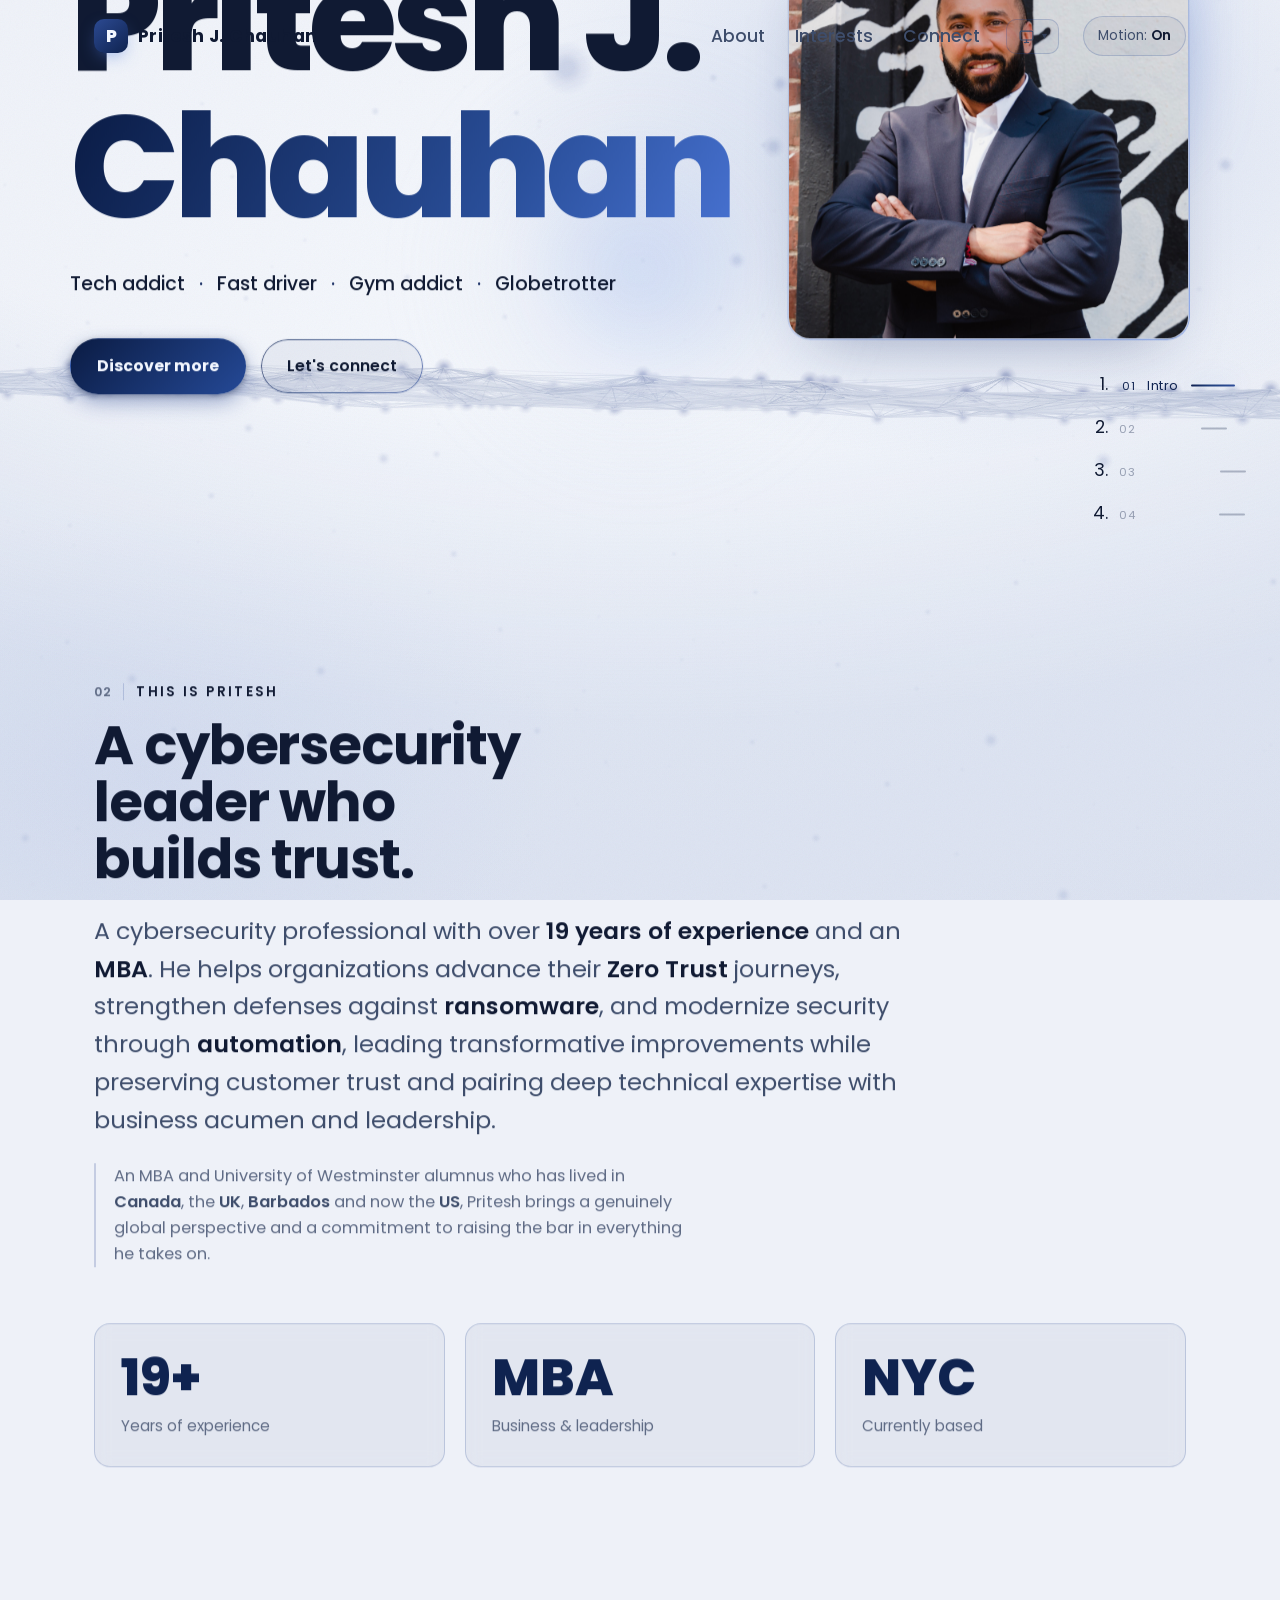
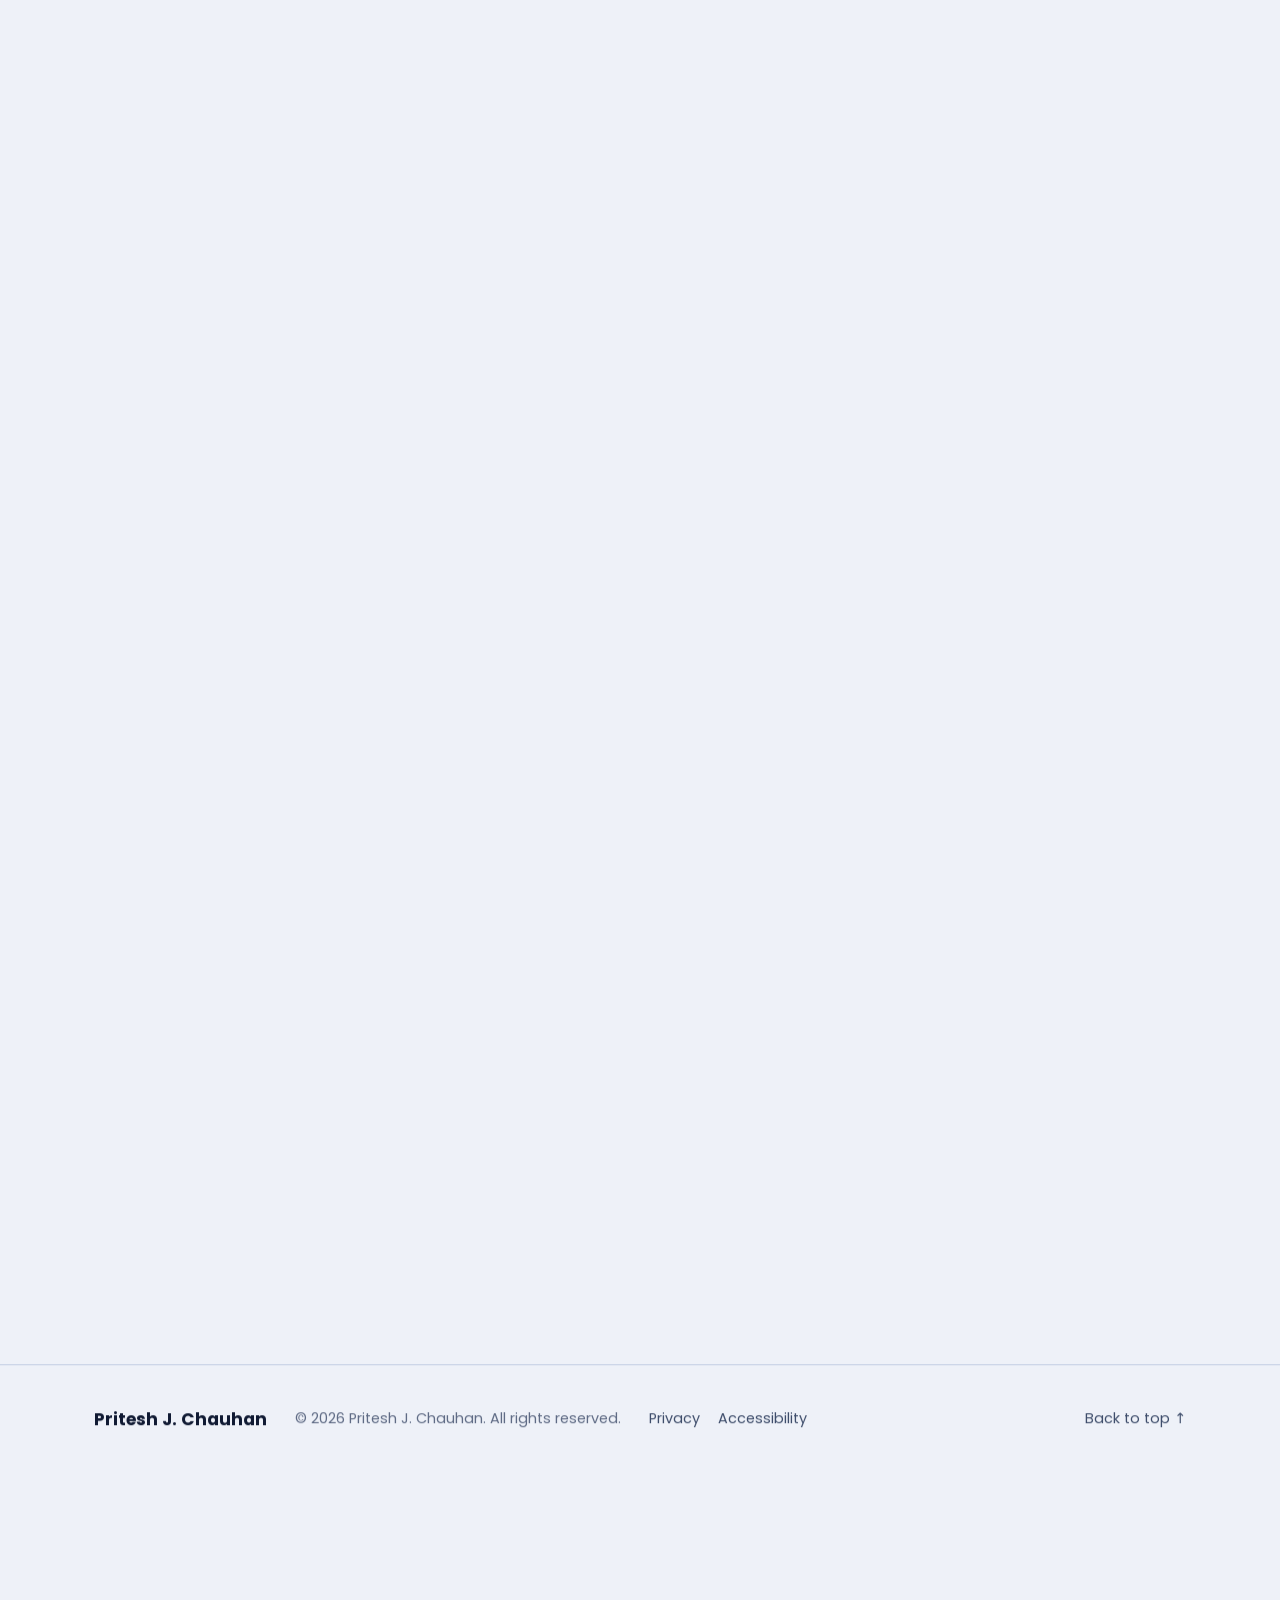
<file: index.html>
<!DOCTYPE html>
<html lang="en">
<head>
  <meta charset="UTF-8" />
  <meta name="viewport" content="width=device-width, initial-scale=1, viewport-fit=cover" />
  <meta name="color-scheme" content="dark light" />
  <meta name="theme-color" content="#0a0a12" />
  <!-- mark JS available + resolve theme before paint (no flash) -->
  <script>
    (function () {
      var d = document.documentElement;
      d.classList.add("js");
      var mode; try { mode = localStorage.getItem("prite-theme"); } catch (e) {}
      if (mode !== "light" && mode !== "dark") mode = "system";
      var sysLight = window.matchMedia && window.matchMedia("(prefers-color-scheme: light)").matches;
      d.setAttribute("data-theme-mode", mode);
      d.setAttribute("data-theme", mode === "system" ? (sysLight ? "light" : "dark") : mode);
      var ts; try { ts = localStorage.getItem("prite-textsize"); } catch (e) {}
      if (ts === "lg" || ts === "xl") d.setAttribute("data-text", ts);
    })();
  </script>

  <title>Pritesh J. Chauhan | Cybersecurity Leader</title>
  <meta name="description" content="Pritesh J. Chauhan: cybersecurity leader with 19+ years of experience and an MBA, based in New York City. Helping organizations with Zero Trust, ransomware defense and security automation. Tech addict, gym addict, globetrotter and car enthusiast." />
  <meta name="author" content="Pritesh J. Chauhan" />

  <!-- Open Graph / social -->
  <meta property="og:type" content="website" />
  <meta property="og:title" content="Pritesh J. Chauhan | Cybersecurity Leader" />
  <meta property="og:description" content="Cybersecurity professional with 19+ years of experience and an MBA, based in New York City." />
  <meta property="og:url" content="https://p.rite.sh/" />
  <meta name="twitter:card" content="summary_large_image" />

  <link rel="canonical" href="https://p.rite.sh/" />
  <link rel="icon" href="data:image/svg+xml,%3Csvg xmlns='http://www.w3.org/2000/svg' viewBox='0 0 64 64'%3E%3Crect width='64' height='64' fill='%231d3c8c'/%3E%3Ctext x='32' y='45' font-family='Arial,sans-serif' font-size='38' font-weight='bold' fill='%23e8eefb' text-anchor='middle'%3EP%3C/text%3E%3C/svg%3E" />
  <link rel="preconnect" href="https://fonts.googleapis.com" />
  <link rel="preconnect" href="https://fonts.gstatic.com" crossorigin />
  <link rel="stylesheet" href="https://fonts.googleapis.com/css2?family=Poppins:wght@400;500;600;700;800&display=swap" />
  <link rel="stylesheet" href="css/styles.css?v=38" />
  <!-- System-font fallback so typography still looks intentional fully offline -->
  <style>
    @font-face { font-family: "Poppins"; src: local("Poppins"); font-display: swap; }
  </style>

  <!-- Structured data for SEO + assistive parsing -->
  <script type="application/ld+json">
  {
    "@context": "https://schema.org",
    "@type": "Person",
    "name": "Pritesh J. Chauhan",
    "jobTitle": "Cybersecurity Leader",
    "description": "Cybersecurity leader with over 19 years of experience and an MBA, focused on Zero Trust, ransomware defense and security automation.",
    "address": { "@type": "PostalAddress", "addressLocality": "New York City", "addressRegion": "NY", "addressCountry": "US" },
    "alumniOf": { "@type": "CollegeOrUniversity", "name": "University of Westminster" },
    "url": "https://p.rite.sh/",
    "sameAs": [
      "https://www.linkedin.com/in/priteshjchauhan/"
    ]
  }
  </script>
</head>
<body>
  <!-- Accessibility: skip link -->
  <a class="skip-link" href="#main">Skip to main content</a>

  <!-- Page-load intro / loader -->
  <div class="intro" id="intro" aria-hidden="true">
    <div class="intro-inner">
      <span class="intro-brand">Pritesh J. Chauhan</span>
      <span class="intro-count"><span id="intro-count">0</span></span>
    </div>
    <div class="intro-bar"><span id="intro-bar-fill"></span></div>
  </div>

  <!-- Scroll progress indicator -->
  <div class="scroll-progress" aria-hidden="true"></div>

  <!-- Cursor-follow aurora glow -->
  <div class="cursor-aurora" aria-hidden="true"></div>

  <!-- Custom cursor (fine pointers, motion on) -->
  <div class="cursor" aria-hidden="true"><span class="cursor-dot"></span></div>

  <!-- Decorative immersive 3D background (hidden from assistive tech) -->
  <canvas id="bg-canvas" aria-hidden="true"></canvas>
  <div class="bg-fallback" aria-hidden="true"></div>
  <div class="grain" aria-hidden="true"></div>

  <!-- Header / navigation -->
  <header class="site-header" id="top">
    <nav class="nav" aria-label="Primary">
      <a class="brand" href="#top" aria-label="Pritesh J. Chauhan, home">
        <span class="brand-mark" aria-hidden="true">P</span>
        <span class="brand-text">Pritesh J. Chauhan</span>
      </a>
      <ul class="nav-links">
        <li><a href="#about">About</a></li>
        <li><a href="#interests">Interests</a></li>
        <li><a href="#connect">Connect</a></li>
      </ul>
      <div class="theme-picker">
        <button type="button" class="theme-toggle" id="theme-toggle" aria-haspopup="menu" aria-expanded="false" aria-label="Display settings: theme and text size">
          <span class="icon-system" aria-hidden="true"><svg viewBox="0 0 24 24" fill="none" stroke="currentColor" stroke-width="1.6" aria-hidden="true"><rect x="3" y="4.5" width="18" height="12.5" rx="1.7"/><path d="M9 20.5h6M12 17v3.5" stroke-linecap="round"/></svg></span>
          <span class="icon-sun" aria-hidden="true"><svg viewBox="0 0 24 24" fill="none" stroke="currentColor" stroke-width="1.6" stroke-linecap="round" aria-hidden="true"><circle cx="12" cy="12" r="4"/><path d="M12 3v1.8M12 19.2V21M3 12h1.8M19.2 12H21M5.6 5.6l1.3 1.3M16.9 16.9l1.3 1.3M18.4 5.6L17 7M7 17l-1.4 1.4"/></svg></span>
          <span class="icon-moon" aria-hidden="true"><svg viewBox="0 0 24 24" fill="currentColor" aria-hidden="true"><path d="M21 12.8A8.5 8.5 0 1 1 11.2 3a6.5 6.5 0 0 0 9.8 9.8z"/></svg></span>
          <span class="chev" aria-hidden="true">&#9662;</span>
        </button>
        <div class="theme-menu" id="theme-menu" role="menu" aria-label="Display settings" hidden>
          <p class="tm-label">Theme</p>
          <button type="button" role="menuitemradio" aria-checked="false" data-mode="system"><span class="m-icon"><svg viewBox="0 0 24 24" fill="none" stroke="currentColor" stroke-width="1.6" aria-hidden="true"><rect x="3" y="4.5" width="18" height="12.5" rx="1.7"/><path d="M9 20.5h6M12 17v3.5" stroke-linecap="round"/></svg></span>System<span class="check" aria-hidden="true">&#10003;</span></button>
          <button type="button" role="menuitemradio" aria-checked="false" data-mode="light"><span class="m-icon"><svg viewBox="0 0 24 24" fill="none" stroke="currentColor" stroke-width="1.6" stroke-linecap="round" aria-hidden="true"><circle cx="12" cy="12" r="4"/><path d="M12 3v1.8M12 19.2V21M3 12h1.8M19.2 12H21M5.6 5.6l1.3 1.3M16.9 16.9l1.3 1.3M18.4 5.6L17 7M7 17l-1.4 1.4"/></svg></span>Light<span class="check" aria-hidden="true">&#10003;</span></button>
          <button type="button" role="menuitemradio" aria-checked="false" data-mode="dark"><span class="m-icon"><svg viewBox="0 0 24 24" fill="currentColor" aria-hidden="true"><path d="M21 12.8A8.5 8.5 0 1 1 11.2 3a6.5 6.5 0 0 0 9.8 9.8z"/></svg></span>Dark<span class="check" aria-hidden="true">&#10003;</span></button>
          <div class="tm-sep" role="separator"></div>
          <p class="tm-label">Text size</p>
          <div class="tm-sizes" role="group" aria-label="Text size">
            <button type="button" role="menuitemradio" aria-checked="false" data-size="" aria-label="Normal" style="font-size:0.78rem">A</button>
            <button type="button" role="menuitemradio" aria-checked="false" data-size="lg" aria-label="Large" style="font-size:0.95rem">A</button>
            <button type="button" role="menuitemradio" aria-checked="false" data-size="xl" aria-label="Larger" style="font-size:1.15rem">A</button>
          </div>
        </div>
      </div>
      <button id="motion-toggle" class="motion-toggle" type="button" aria-pressed="false">
        <span class="motion-toggle-dot" aria-hidden="true"></span>
        <span class="motion-toggle-label">Motion: <strong>On</strong></span>
      </button>
    </nav>
  </header>

  <!-- Scrollytelling chapter rail (scrollspy) -->
  <nav class="rail" aria-label="Section progress">
    <ol>
      <li><a href="#hero-title" data-rail="hero"><span class="rail-num">01</span><span class="rail-label">Intro</span></a></li>
      <li><a href="#about" data-rail="about"><span class="rail-num">02</span><span class="rail-label">About</span></a></li>
      <li><a href="#interests" data-rail="interests"><span class="rail-num">03</span><span class="rail-label">Interests</span></a></li>
      <li><a href="#connect" data-rail="connect"><span class="rail-num">04</span><span class="rail-label">Connect</span></a></li>
    </ol>
  </nav>

  <div class="smooth-wrap" id="smooth-wrap">
  <main id="main">
    <!-- HERO -->
    <section class="hero" aria-labelledby="hero-title">
      <div class="hero-inner">
        <div class="hero-copy">
          <p class="hero-eyebrow hero-anim">Currently in New York City, US</p>
          <h1 id="hero-title" class="hero-title">
            <span class="line"><span class="line-inner">Pritesh&nbsp;J.</span></span>
            <span class="line"><span class="line-inner grad">Chauhan</span></span>
          </h1>
          <p class="hero-tags hero-anim" aria-label="Personal tags">
            <span>Tech addict</span><span aria-hidden="true">·</span>
            <span>Fast driver</span><span aria-hidden="true">·</span>
            <span>Gym addict</span><span aria-hidden="true">·</span>
            <span>Globetrotter</span>
          </p>
          <div class="hero-cta hero-anim">
            <a class="btn btn-primary" href="#about">Discover more</a>
            <a class="btn btn-ghost" href="#connect">Let's connect</a>
          </div>
        </div>
        <figure class="hero-portrait hero-anim">
          <img src="assets/img/portrait.jpg" width="2000" height="2000"
               alt="Portrait of Pritesh J. Chauhan, smiling with arms crossed in a navy suit."
               loading="eager" decoding="async" />
        </figure>
      </div>
      <a class="scroll-hint" href="#about" aria-label="Scroll to about section">
        <span class="scroll-hint-dot" aria-hidden="true"></span>
        <span>Scroll</span>
      </a>
    </section>

    <!-- ABOUT -->
    <section class="section about" id="about" aria-labelledby="about-title">
      <div class="container">
        <p class="section-kicker reveal"><span class="chapter">02</span>This is Pritesh</p>
        <h2 id="about-title" class="section-title reveal">A cybersecurity leader who builds trust.</h2>
        <p class="about-lead reveal">
          A cybersecurity professional with over <strong>19 years of experience</strong> and an
          <strong>MBA</strong>. He helps organizations advance their <strong>Zero Trust</strong>
          journeys, strengthen defenses against <strong>ransomware</strong>, and modernize security
          through <strong>automation</strong>, leading transformative improvements while preserving
          customer trust and pairing deep technical expertise with business acumen and leadership.
        </p>
        <p class="about-note reveal">
          An MBA and University of Westminster alumnus who has lived in <strong>Canada</strong>, the
          <strong>UK</strong>, <strong>Barbados</strong> and now the <strong>US</strong>, Pritesh
          brings a genuinely global perspective and a commitment to raising the bar in everything he
          takes on.
        </p>
        <ul class="stats" aria-label="Highlights">
          <li class="stat reveal">
            <span class="stat-num" data-count="19" data-suffix="+">0</span>
            <span class="stat-label">Years of experience</span>
          </li>
          <li class="stat reveal">
            <span class="stat-num">MBA</span>
            <span class="stat-label">Business &amp; leadership</span>
          </li>
          <li class="stat reveal">
            <span class="stat-num">NYC</span>
            <span class="stat-label">Currently based</span>
          </li>
        </ul>
      </div>
    </section>

    <!-- INTERESTS -->
    <section class="section interests" id="interests" aria-labelledby="interests-title">
      <div class="container">
        <p class="section-kicker reveal"><span class="chapter">03</span>Beyond the work</p>
        <h2 id="interests-title" class="section-title reveal">Things that drive him.</h2>
        <ul class="cards" role="list">
          <li class="card card-photo tilt reveal">
            <div class="card-media">
              <img src="assets/img/photo-1.jpg" width="1536" height="1151"
                   alt="Sunset over a rocky shoreline, the sky glowing amber above the sea." loading="lazy" decoding="async" />
            </div>
            <div class="card-body">
              <h3>Travel</h3>
              <p>A globetrotter at heart, always chasing the next horizon, culture and connection.</p>
            </div>
          </li>
          <li class="card card-photo tilt reveal">
            <div class="card-media">
              <img src="assets/img/photo-gym.jpg" width="1290" height="1589"
                   alt="Stacked weight plates loaded on a barbell in a gym, in black and white." loading="lazy" decoding="async" />
            </div>
            <div class="card-body">
              <h3>Gym</h3>
              <p>Discipline built rep by rep. Strength training as a daily ritual and reset.</p>
            </div>
          </li>
          <li class="card card-photo tilt reveal">
            <div class="card-media">
              <img src="assets/img/photo-3.jpg" width="838" height="1024"
                   alt="View beneath a weathered pier looking out to turquoise tropical water." loading="lazy" decoding="async" />
            </div>
            <div class="card-body">
              <h3>Lifestyle</h3>
              <p>Curating a life of intention, good design, and continuous improvement.</p>
            </div>
          </li>
          <li class="card card-photo tilt reveal">
            <div class="card-media">
              <img src="assets/img/photo-4.png" width="1024" height="526"
                   alt="A blue BMW M6 coupe captured at speed on a track." loading="lazy" decoding="async" />
            </div>
            <div class="card-body">
              <h3>Cars</h3>
              <p>A fast driver who appreciates engineering, speed and the thrill of the open road.</p>
            </div>
          </li>
        </ul>
      </div>
    </section>

    <!-- CONNECT -->
    <section class="section connect" id="connect" aria-labelledby="connect-title">
      <div class="container connect-inner">
        <p class="section-kicker reveal"><span class="chapter">04</span>Say hello</p>
        <h2 id="connect-title" class="section-title reveal">Let's connect.</h2>
        <p class="connect-lead reveal">
          This site offers a window into Pritesh's world: key links to his platforms and a glimpse of
          his personal interests.
        </p>
        <div class="connect-links connect-links--single reveal">
          <a class="link-card" href="https://www.linkedin.com/in/priteshjchauhan/" target="_blank" rel="noopener noreferrer">
            <svg class="link-icon" viewBox="0 0 24 24" aria-hidden="true" focusable="false">
              <path d="M19 3a2 2 0 0 1 2 2v14a2 2 0 0 1-2 2H5a2 2 0 0 1-2-2V5a2 2 0 0 1 2-2h14zM8.34 18V9.99H5.67V18h2.67zM7 8.82a1.55 1.55 0 1 0 0-3.1 1.55 1.55 0 0 0 0 3.1zM18.34 18v-4.39c0-2.35-1.26-3.44-2.93-3.44-1.35 0-1.95.74-2.29 1.26V9.99h-2.66c.04.75 0 8.01 0 8.01h2.66v-4.47c0-.24.02-.48.09-.65.19-.48.63-.97 1.36-.97.96 0 1.35.73 1.35 1.8V18h2.67z"/>
            </svg>
            <span class="link-text">
              <strong>LinkedIn</strong>
              <span>Professional profile &amp; experience</span>
            </span>
            <span class="link-arrow" aria-hidden="true">→</span>
          </a>
        </div>
      </div>
    </section>
  </main>

  <footer class="site-footer">
    <div class="container footer-inner">
      <p class="footer-brand">Pritesh J. Chauhan</p>
      <p class="footer-copy">© <span id="year">2025</span> Pritesh J. Chauhan. All rights reserved.</p>
      <nav class="footer-links" aria-label="Legal">
        <a href="legal.html#privacy">Privacy</a>
        <a href="legal.html#accessibility">Accessibility</a>
      </nav>
      <a class="footer-top" href="#top">Back to top ↑</a>
    </div>
  </footer>
  </div><!-- /.smooth-wrap -->

  <!-- Vendored locally so the full 3D experience works on a plain file:// double-click -->
  <script src="js/vendor/three.min.js?v=2" defer></script>
  <script src="js/main.js?v=38" defer></script>
</body>
</html>
</file>
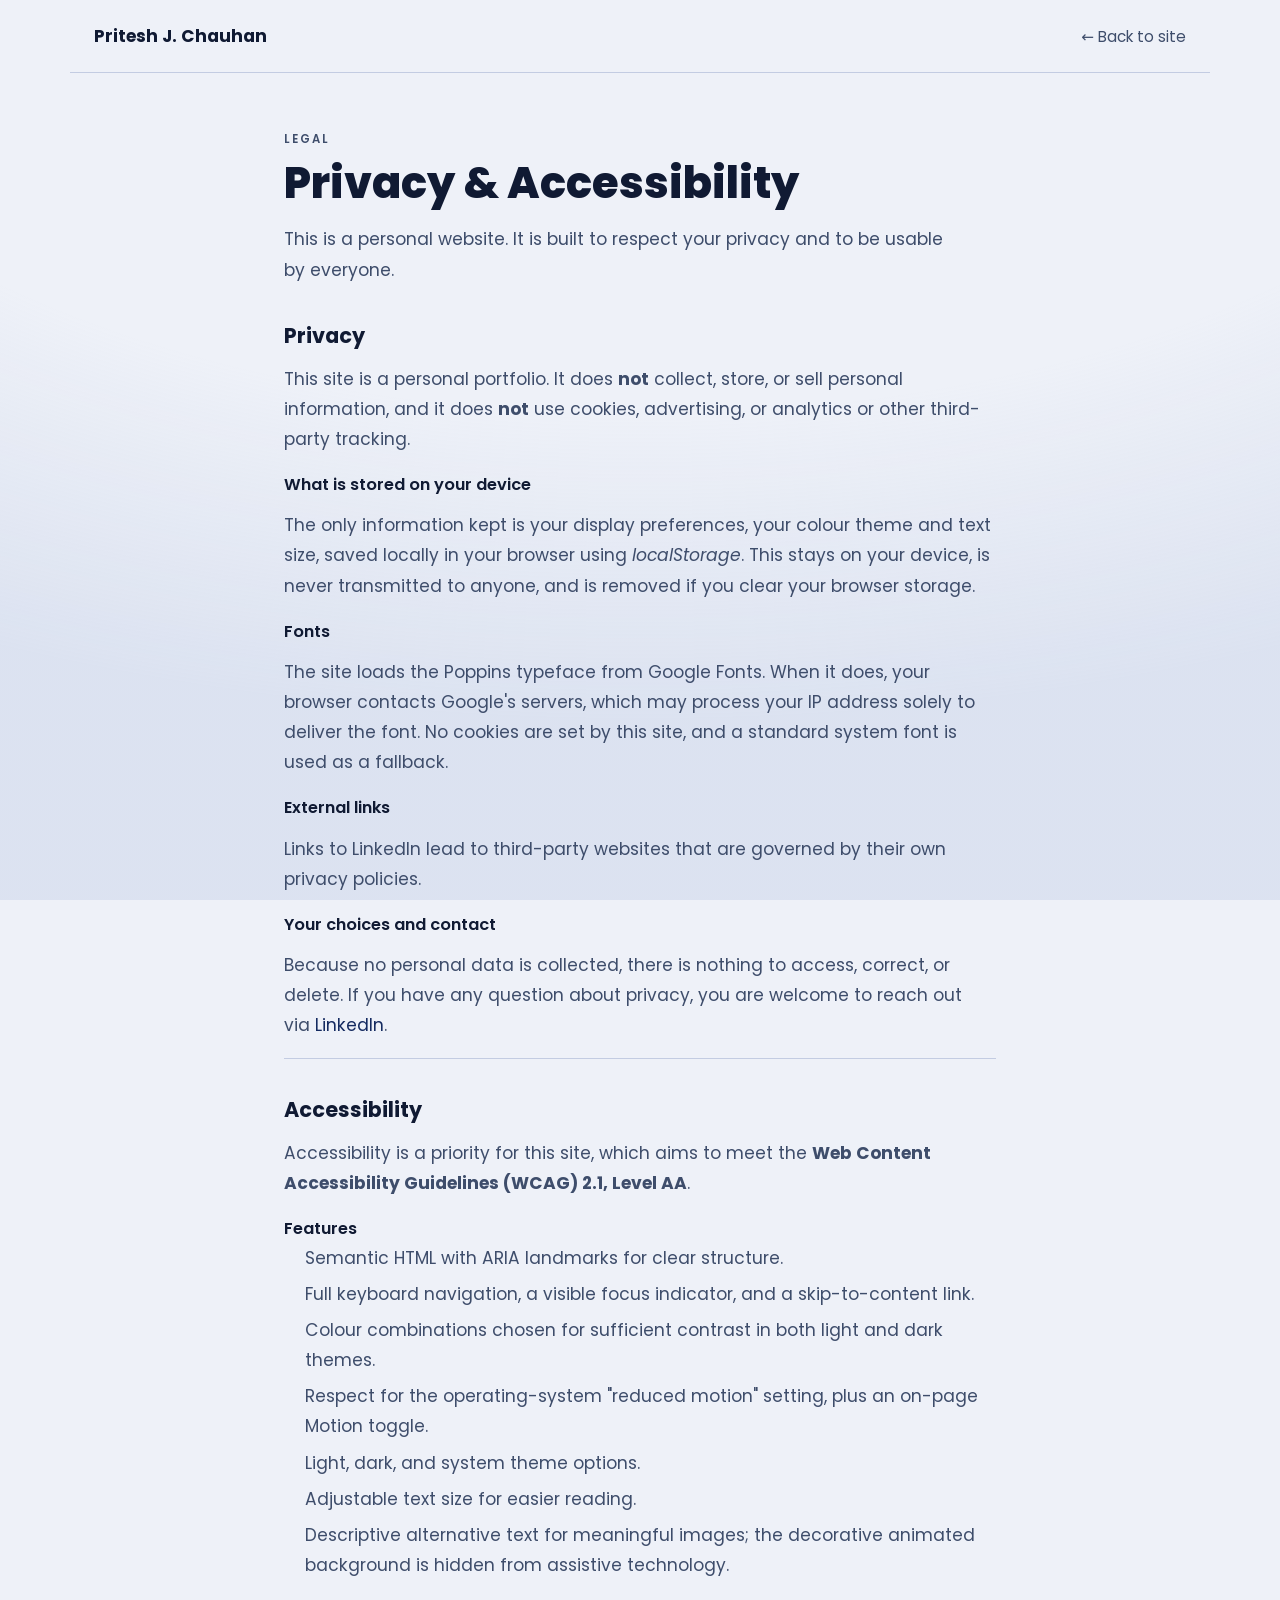
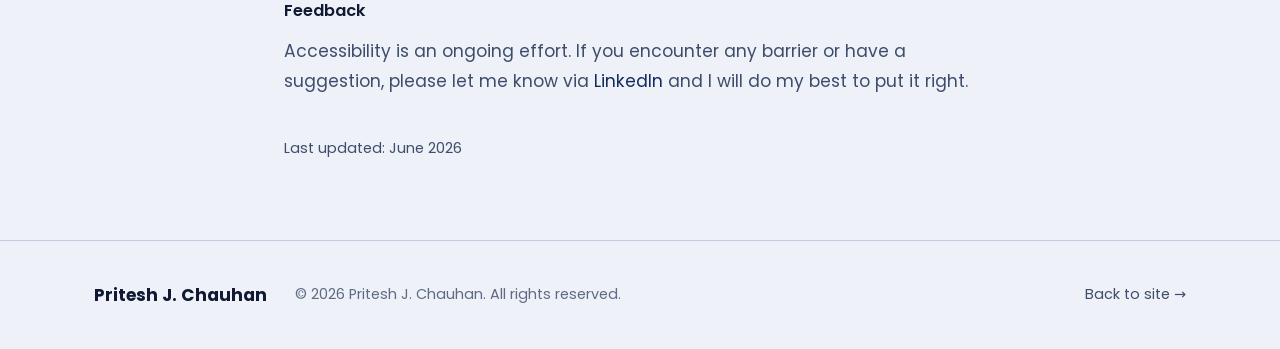
<file: legal.html>
<!DOCTYPE html>
<html lang="en">
<head>
  <meta charset="UTF-8" />
  <meta name="viewport" content="width=device-width, initial-scale=1, viewport-fit=cover" />
  <meta name="color-scheme" content="dark light" />
  <meta name="theme-color" content="#05070f" />
  <!-- resolve theme before paint (no flash), shared with the main site -->
  <script>
    (function () {
      var d = document.documentElement;
      d.classList.add("js");
      var mode; try { mode = localStorage.getItem("prite-theme"); } catch (e) {}
      if (mode !== "light" && mode !== "dark") mode = "system";
      var sysLight = window.matchMedia && window.matchMedia("(prefers-color-scheme: light)").matches;
      d.setAttribute("data-theme-mode", mode);
      d.setAttribute("data-theme", mode === "system" ? (sysLight ? "light" : "dark") : mode);
      var ts; try { ts = localStorage.getItem("prite-textsize"); } catch (e) {}
      if (ts === "lg" || ts === "xl") d.setAttribute("data-text", ts);
    })();
  </script>

  <title>Privacy &amp; Accessibility | Pritesh J. Chauhan</title>
  <meta name="description" content="Privacy notice and accessibility statement for the personal website of Pritesh J. Chauhan." />
  <link rel="canonical" href="https://p.rite.sh/legal.html" />
  <link rel="icon" href="data:image/svg+xml,%3Csvg xmlns='http://www.w3.org/2000/svg' viewBox='0 0 64 64'%3E%3Crect width='64' height='64' fill='%231d3c8c'/%3E%3Ctext x='32' y='45' font-family='Arial,sans-serif' font-size='38' font-weight='bold' fill='%23e8eefb' text-anchor='middle'%3EP%3C/text%3E%3C/svg%3E" />
  <link rel="preconnect" href="https://fonts.googleapis.com" />
  <link rel="preconnect" href="https://fonts.gstatic.com" crossorigin />
  <link rel="stylesheet" href="https://fonts.googleapis.com/css2?family=Poppins:wght@400;500;600;700;800&display=swap" />
  <link rel="stylesheet" href="css/styles.css?v=38" />
  <style>
    .legal-header {
      display: flex; align-items: center; justify-content: space-between;
      gap: 16px; max-width: var(--maxw); margin: 0 auto;
      padding: 22px 24px; border-bottom: 1px solid var(--border);
    }
    .legal-brand { font-family: "Poppins", sans-serif; font-weight: 700; color: var(--text); text-decoration: none; }
    .legal-back { color: var(--text-dim); text-decoration: none; font-size: 0.95rem; }
    .legal-back:hover, .legal-brand:hover { color: var(--text); }
    .legal-main { max-width: 760px; margin: 0 auto; padding: 56px 24px 24px; }
    .legal-eyebrow { font-family: "Poppins", sans-serif; font-weight: 600; letter-spacing: 0.18em;
      text-transform: uppercase; font-size: 0.72rem; color: var(--accent); margin: 0 0 10px; }
    .legal-main h1 { font-family: "Poppins", sans-serif; font-weight: 800; font-size: clamp(1.9rem, 4vw, 2.7rem);
      line-height: 1.1; margin: 0 0 12px; color: var(--text); }
    .legal-main h2 { font-family: "Poppins", sans-serif; font-weight: 700; font-size: 1.3rem;
      margin: 40px 0 12px; color: var(--text); }
    .legal-main h3 { font-weight: 600; font-size: 1.02rem; margin: 22px 0 6px; color: var(--text); }
    .legal-main p, .legal-main li { color: var(--text-dim); line-height: 1.75; }
    .legal-main ul { padding-left: 1.2em; }
    .legal-main li { margin: 6px 0; }
    .legal-main a { color: var(--accent); }
    .legal-lead { font-size: 1.08rem; color: var(--text); }
    .legal-updated { margin-top: 40px; font-size: 0.9rem; color: var(--text-mute); }
    .legal-divider { border: none; border-top: 1px solid var(--border); margin: 4px 0; }
  </style>
</head>
<body>
  <a class="skip-link" href="#main">Skip to main content</a>

  <header>
    <div class="legal-header">
      <a class="legal-brand" href="./">Pritesh J. Chauhan</a>
      <a class="legal-back" href="./">&larr; Back to site</a>
    </div>
  </header>

  <main id="main" class="legal-main">
    <p class="legal-eyebrow">Legal</p>
    <h1>Privacy &amp; Accessibility</h1>
    <p class="legal-lead">This is a personal website. It is built to respect your privacy and to be usable by everyone.</p>

    <section id="privacy" aria-labelledby="privacy-h">
      <h2 id="privacy-h">Privacy</h2>
      <p>This site is a personal portfolio. It does <strong>not</strong> collect, store, or sell personal information, and it does <strong>not</strong> use cookies, advertising, or analytics or other third-party tracking.</p>

      <h3>What is stored on your device</h3>
      <p>The only information kept is your display preferences, your colour theme and text size, saved locally in your browser using <em>localStorage</em>. This stays on your device, is never transmitted to anyone, and is removed if you clear your browser storage.</p>

      <h3>Fonts</h3>
      <p>The site loads the Poppins typeface from Google Fonts. When it does, your browser contacts Google's servers, which may process your IP address solely to deliver the font. No cookies are set by this site, and a standard system font is used as a fallback.</p>

      <h3>External links</h3>
      <p>Links to LinkedIn lead to third-party websites that are governed by their own privacy policies.</p>

      <h3>Your choices and contact</h3>
      <p>Because no personal data is collected, there is nothing to access, correct, or delete. If you have any question about privacy, you are welcome to reach out via <a href="https://www.linkedin.com/in/priteshjchauhan/" target="_blank" rel="noopener noreferrer">LinkedIn</a>.</p>
    </section>

    <hr class="legal-divider" />

    <section id="accessibility" aria-labelledby="a11y-h">
      <h2 id="a11y-h">Accessibility</h2>
      <p>Accessibility is a priority for this site, which aims to meet the <strong>Web Content Accessibility Guidelines (WCAG) 2.1, Level AA</strong>.</p>

      <h3>Features</h3>
      <ul>
        <li>Semantic HTML with ARIA landmarks for clear structure.</li>
        <li>Full keyboard navigation, a visible focus indicator, and a skip-to-content link.</li>
        <li>Colour combinations chosen for sufficient contrast in both light and dark themes.</li>
        <li>Respect for the operating-system "reduced motion" setting, plus an on-page Motion toggle.</li>
        <li>Light, dark, and system theme options.</li>
        <li>Adjustable text size for easier reading.</li>
        <li>Descriptive alternative text for meaningful images; the decorative animated background is hidden from assistive technology.</li>
      </ul>

      <h3>Feedback</h3>
      <p>Accessibility is an ongoing effort. If you encounter any barrier or have a suggestion, please let me know via <a href="https://www.linkedin.com/in/priteshjchauhan/" target="_blank" rel="noopener noreferrer">LinkedIn</a> and I will do my best to put it right.</p>
    </section>

    <p class="legal-updated">Last updated: June 2026</p>
  </main>

  <footer class="site-footer">
    <div class="container footer-inner">
      <p class="footer-brand">Pritesh J. Chauhan</p>
      <p class="footer-copy">&copy; 2026 Pritesh J. Chauhan. All rights reserved.</p>
      <a class="footer-top" href="./">Back to site &rarr;</a>
    </div>
  </footer>
</body>
</html>
</file>
<file: css/styles.css>
/* =========================================================================
   p.rite.sh — modern immersive personal showcase
   Design tokens
   ========================================================================= */
:root {
  --bg:        #05070f;          /* near-black navy */
  --bg-2:      #0a1024;
  --surface:   rgba(255, 255, 255, 0.04);
  --surface-2: rgba(255, 255, 255, 0.08);
  --border:    rgba(160, 178, 214, 0.18);
  --border-2:  rgba(255, 255, 255, 0.10);
  --text:      #eef1f9;          /* cool white */
  --text-dim:  #cdd6ea;
  --text-mute: #98a2be;

  /* Palette — navy (trust) with black + silver accents */
  --navy:      #0f2350;
  --navy-lt:   #2c4a92;          /* bright azure highlight */
  --navy-deep: #0d1c47;
  --silver:    #c4cddf;
  --silver-lt: #e8eefb;
  --steel:     #8995b3;
  --accent:    var(--navy-lt);
  --accent-2:  var(--silver);
  --accent-3:  var(--silver-lt);
  --grad:      linear-gradient(120deg, #0f2350 0%, #2c4a92 42%, #c4cddf 78%, #cfdcf5 100%);

  --radius:    16px;
  --radius-sm: 12px;
  --maxw:      1140px;
  --ease:      cubic-bezier(0.22, 1, 0.36, 1);

  --shadow:    0 30px 70px -28px rgba(0, 0, 6, 0.85);
  --glow-blue: 0 0 26px rgba(79, 123, 224, 0.4);
}

/* ---------- Light theme ------------------------------------------------ */
html[data-theme="light"] {
  --bg:        #eef1f8;          /* soft platinum daylight */
  --bg-2:      #e2e7f2;
  --surface:   rgba(20, 38, 92, 0.05);
  --surface-2: rgba(20, 38, 92, 0.10);
  --border:    rgba(29, 60, 140, 0.20);
  --border-2:  rgba(20, 38, 92, 0.12);
  --text:      #101a33;          /* deep navy ink */
  --text-dim:  #3e4d6b;
  --text-mute: #5f6b85;

  --navy:      #0f2350;
  --navy-lt:   #20407e;
  --navy-deep: #14306e;
  /* "silver" roles flip to navy so icons/accents read on a light surface */
  --silver:    #20407e;
  --silver-lt: #0f2350;
  --steel:     #5a6a90;
  --accent:    #142a60;
  --accent-2:  #20407e;
  --accent-3:  #0f2350;
  --grad:      linear-gradient(120deg, #0d2050 0%, #20407e 45%, #2e4d9a 100%);

  --shadow:    0 26px 60px -30px rgba(20, 38, 92, 0.40);
  --glow-blue: 0 0 26px rgba(47, 91, 183, 0.35);
}

/* Light-theme surface adjustments (anything that assumed a dark canvas) */
html[data-theme="light"] .bg-fallback {
  background:
    radial-gradient(62% 58% at 74% 16%, rgba(47, 91, 183, 0.16), transparent 60%),
    radial-gradient(54% 50% at 12% 86%, rgba(120, 150, 220, 0.12), transparent 60%),
    radial-gradient(90% 90% at 50% 40%, #f5f8fd, var(--bg) 82%);
}
html[data-theme="light"] body::after {
  background: radial-gradient(120% 90% at 50% -10%, transparent 62%, rgba(178, 193, 224, 0.30) 100%);
}
html[data-theme="light"] .grain { mix-blend-mode: multiply; opacity: 0.05; }
html[data-theme="light"] .site-header.scrolled {
  background: rgba(238, 241, 248, 0.78);
  border-bottom-color: var(--border);
}
html[data-theme="light"] .hero-title .grad {
  background: linear-gradient(var(--grad-angle), #0a1b44 0%, #2a4f9a 30%, #4f7be0 50%, #2a4f9a 72%, #0a1b44 100%);
  background-size: 220% 220%;
  -webkit-background-clip: text; background-clip: text; color: transparent;
}
html[data-theme="light"] .intro-bar { background: rgba(20, 38, 92, 0.08); }
html[data-theme="light"] .cursor { mix-blend-mode: normal; border-color: rgba(29, 60, 140, 0.6); }
html[data-theme="light"] .cursor-dot { background: var(--navy); }
html[data-theme="light"] body.cursor-hover .cursor {
  background: rgba(29, 60, 140, 0.12); border-color: rgba(29, 60, 140, 0.85);
}

/* =========================================================================
   Reset & base
   ========================================================================= */
*, *::before, *::after { box-sizing: border-box; }

html { scroll-behavior: smooth; -webkit-text-size-adjust: 100%; }

body {
  margin: 0;
  background: var(--bg);
  color: var(--text);
  font-family: "Poppins", system-ui, -apple-system, "Segoe UI", sans-serif;
  font-size: clamp(1rem, 0.95rem + 0.2vw, 1.075rem);
  line-height: 1.65;
  overflow-x: hidden;
  -webkit-font-smoothing: antialiased;
  text-rendering: optimizeLegibility;
}

h1, h2, h3 { font-family: "Poppins", system-ui, sans-serif; line-height: 1.05; margin: 0; text-wrap: balance; }
p { text-wrap: pretty; }

/* Animatable gradient angle (CSS @property — cutting-edge, degrades gracefully) */
@property --grad-angle {
  syntax: "<angle>";
  inherits: false;
  initial-value: 120deg;
}

a { color: inherit; text-decoration: none; }
img, svg { display: block; max-width: 100%; }
ul { margin: 0; padding: 0; list-style: none; }

/* =========================================================================
   Accessibility helpers
   ========================================================================= */
.skip-link {
  position: fixed;
  top: -100px;
  left: 16px;
  z-index: 1000;
  padding: 12px 18px;
  background: var(--text);
  color: var(--bg);
  border-radius: 10px;
  font-weight: 600;
  transition: top 0.2s var(--ease);
}
.skip-link:focus { top: 16px; }

/* Visible, high-contrast focus styles for keyboard users everywhere */
:focus-visible {
  outline: 3px solid var(--accent-2);
  outline-offset: 3px;
  border-radius: 6px;
}

/* =========================================================================
   Page-load intro / loader
   ========================================================================= */
.intro {
  position: fixed;
  inset: 0;
  z-index: 10000;
  background: var(--bg);
  display: none;            /* shown only when JS is available */
  place-items: center;
  transition: transform 0.9s var(--ease);
}
html.js .intro { display: grid; }
.intro.is-hidden { transform: translateY(-101%); pointer-events: none; }
.intro[hidden] { display: none; }
.intro-inner { display: flex; flex-direction: column; align-items: center; gap: 14px; }
.intro-brand {
  font-family: "Poppins", sans-serif;
  letter-spacing: 0.34em;
  text-transform: uppercase;
  font-size: 0.78rem;
  color: var(--text-mute);
  padding-left: 0.34em;
}
.intro-count {
  font-family: "Poppins", sans-serif;
  font-weight: 800;
  font-size: clamp(3rem, 11vw, 7rem);
  line-height: 1;
  background: var(--grad);
  -webkit-background-clip: text;
  background-clip: text;
  color: transparent;
}
.intro-count::after {
  content: "%";
  font-size: 0.36em;
  margin-left: 6px;
  -webkit-text-fill-color: var(--text-mute);
  color: var(--text-mute);
}
.intro-bar { position: absolute; left: 0; right: 0; bottom: 0; height: 2px; background: rgba(255, 255, 255, 0.07); }
.intro-bar span { display: block; height: 100%; transform: scaleX(0); transform-origin: left; background: var(--grad); }
html.intro-active, html.intro-active body { overflow: hidden; }

/* =========================================================================
   Kinetic text reveal — masked line-rise
   ========================================================================= */
/* hero name: each line sits in a mask and rises after the intro lifts */
.hero-title .line { display: block; overflow: hidden; padding: 0.04em 0.04em 0.06em; margin: 0 -0.04em; }
.hero-title .line-inner { display: block; transition: transform 1s var(--ease); }
html.js .hero-title .line-inner { transform: translateY(118%); }
body.intro-done .hero-title .line-inner { transform: none; }
body.intro-done .hero-title .line:nth-child(1) .line-inner { transition-delay: 0.05s; }
body.intro-done .hero-title .line:nth-child(2) .line-inner { transition-delay: 0.16s; }

/* the rest of the hero fades/rises in sequence after the intro */
.hero-anim { transition: opacity 0.9s var(--ease), transform 0.9s var(--ease); }
html.js .hero-anim { opacity: 0; transform: translateY(22px); }
body.intro-done .hero-eyebrow.hero-anim { opacity: 1; transform: none; transition-delay: 0.30s; }
body.intro-done .hero-portrait.hero-anim { opacity: 1; transform: none; transition-delay: 0.34s; }
body.intro-done .hero-tags.hero-anim { opacity: 1; transform: none; transition-delay: 0.44s; }
body.intro-done .hero-cta.hero-anim { opacity: 1; transform: none; transition-delay: 0.54s; }

/* section headings rise out of a mask when scrolled into view */
.section-title { overflow: hidden; }
.section-title .title-inner { display: block; transition: transform 0.95s var(--ease); }
html.js .section-title .title-inner { transform: translateY(110%); }
html.js .section-title.is-visible .title-inner { transform: none; }
body.motion-off .section-title .title-inner,
body.motion-off .hero-title .line-inner,
body.motion-off .hero-anim { transform: none !important; opacity: 1 !important; transition: none !important; }

/* =========================================================================
   3D background canvas + graceful fallback
   ========================================================================= */
#bg-canvas {
  position: fixed;
  inset: 0;
  width: 100vw;
  height: 100vh;
  z-index: -2;
  display: block;
}
.bg-fallback {
  position: fixed;
  inset: 0;
  z-index: -3;
  background:
    radial-gradient(62% 58% at 72% 18%, rgba(47, 91, 183, 0.28), transparent 62%),
    radial-gradient(52% 48% at 14% 84%, rgba(196, 205, 223, 0.07), transparent 60%),
    radial-gradient(85% 85% at 50% 45%, #0a1430, var(--bg) 82%);
}
/* subtle readability scrim over the canvas */
body::after {
  content: "";
  position: fixed;
  inset: 0;
  z-index: -1;
  pointer-events: none;
  background:
    radial-gradient(120% 90% at 50% -10%, transparent 50%, rgba(3, 3, 6, 0.6) 100%),
    linear-gradient(180deg, rgba(3,3,6,0.35) 0%, transparent 30%);
}

/* Fine film grain — adds an expensive, tactile texture */
.grain {
  position: fixed;
  inset: 0;
  z-index: 0;
  pointer-events: none;
  opacity: 0.04;
  mix-blend-mode: overlay;
  background-image: url("data:image/svg+xml,%3Csvg xmlns='http://www.w3.org/2000/svg' width='160' height='160'%3E%3Cfilter id='n'%3E%3CfeTurbulence type='fractalNoise' baseFrequency='0.85' numOctaves='3' stitchTiles='stitch'/%3E%3C/filter%3E%3Crect width='100%25' height='100%25' filter='url(%23n)'/%3E%3C/svg%3E");
}

/* =========================================================================
   Smooth (momentum) scroll wrapper — Lenis-style. When active, the wrapper is
   fixed and translated by a lerped scroll value; <body> gets an explicit height
   so the native scrollbar (and keyboard scroll) still work. Disabled for
   reduced-motion / motion-off, where the page falls back to native scrolling.
   ========================================================================= */
.smooth-wrap.is-smooth {
  position: fixed;
  top: 0; left: 0;
  width: 100%;
  will-change: transform;
}

/* =========================================================================
   Custom cursor — a precise ring + dot that grows over interactive elements
   (fine pointers only; hidden when motion is off).
   ========================================================================= */
.cursor {
  position: fixed;
  top: 0; left: 0;
  width: 34px; height: 34px;
  margin: -17px 0 0 -17px;
  border: 1.5px solid rgba(196, 205, 223, 0.7);
  border-radius: 50%;
  pointer-events: none;
  z-index: 9999;
  opacity: 0;
  transform: translate3d(-100px, -100px, 0) scale(1);
  transition: opacity 0.3s var(--ease), width 0.25s var(--ease), height 0.25s var(--ease),
              margin 0.25s var(--ease), background 0.25s var(--ease), border-color 0.25s var(--ease);
  mix-blend-mode: difference;
}
.cursor-dot {
  position: absolute;
  top: 50%; left: 50%;
  width: 4px; height: 4px;
  margin: -2px 0 0 -2px;
  border-radius: 50%;
  background: var(--silver-lt);
}
body.cursor-active .cursor { opacity: 1; }
body.cursor-hover .cursor {
  width: 58px; height: 58px; margin: -29px 0 0 -29px;
  background: rgba(196, 205, 223, 0.16);
  border-color: rgba(196, 205, 223, 0.9);
}
body.cursor-hover .cursor-dot { opacity: 0; }
/* hide the native cursor only when our custom one is live */
@media (pointer: fine) {
  body.cursor-active:not(.motion-off) { cursor: none; }
  body.cursor-active:not(.motion-off) a,
  body.cursor-active:not(.motion-off) button { cursor: none; }
}

/* =========================================================================
   Scroll progress bar — native CSS scroll-driven animation where supported,
   JS-driven fallback (--scroll-progress) otherwise.
   ========================================================================= */
.scroll-progress {
  position: fixed;
  top: 0; left: 0;
  height: 3px;
  width: 100%;
  transform-origin: 0 50%;
  transform: scaleX(var(--scroll-progress, 0));
  background: var(--grad);
  z-index: 200;
  box-shadow: 0 0 12px rgba(79, 123, 224, 0.55);
}
@supports (animation-timeline: scroll()) {
  .scroll-progress {
    transform: scaleX(0);
    animation: progressGrow linear both;
    animation-timeline: scroll(root block);
  }
  @keyframes progressGrow { to { transform: scaleX(1); } }
}

/* =========================================================================
   Cursor-follow aurora glow (fine pointers only; disabled when motion off)
   ========================================================================= */
.cursor-aurora {
  position: fixed;
  top: 0; left: 0;
  width: 480px; height: 480px;
  margin: -240px 0 0 -240px;
  border-radius: 50%;
  pointer-events: none;
  z-index: -1;
  background: radial-gradient(circle, rgba(79, 123, 224, 0.18), rgba(196, 205, 223, 0.07) 42%, transparent 70%);
  filter: blur(24px);
  opacity: 0;
  transition: opacity 0.4s var(--ease);
  transform: translate3d(var(--cx, 50vw), var(--cy, 30vh), 0);
  will-change: transform;
}
@media (pointer: fine) { body:not(.motion-off) .cursor-aurora { opacity: 1; } }

/* =========================================================================
   Header / nav
   ========================================================================= */
.site-header {
  position: fixed;
  top: 0;
  left: 0;
  right: 0;
  z-index: 100;
  transition: background 0.3s var(--ease), backdrop-filter 0.3s var(--ease), border-color 0.3s var(--ease);
  border-bottom: 1px solid transparent;
}
.site-header.scrolled {
  background: rgba(10, 10, 18, 0.72);
  backdrop-filter: blur(14px) saturate(140%);
  -webkit-backdrop-filter: blur(14px) saturate(140%);
  border-bottom-color: var(--border);
}
.nav {
  max-width: var(--maxw);
  margin: 0 auto;
  padding: 16px 24px;
  display: flex;
  align-items: center;
  gap: 24px;
}
.brand { display: flex; align-items: center; gap: 10px; font-family: "Poppins", sans-serif; font-weight: 700; }
.brand-mark {
  display: grid;
  place-items: center;
  width: 34px;
  height: 34px;
  border-radius: 10px;
  background: linear-gradient(140deg, #2c4a92, #0f2350);
  color: #f3f7ff;
  font-weight: 800;
  box-shadow: 0 6px 18px -6px rgba(79, 123, 224, 0.7);
}
.brand-text { letter-spacing: 0.02em; }

.nav-links { display: flex; gap: 26px; margin-left: auto; font-weight: 500; }
.nav-links a {
  color: var(--text-dim);
  position: relative;
  padding: 6px 2px;
  transition: color 0.2s var(--ease);
}
.nav-links a::after {
  content: "";
  position: absolute;
  left: 0; bottom: 0;
  width: 100%; height: 2px;
  background: var(--grad);
  transform: scaleX(0);
  transform-origin: left;
  transition: transform 0.25s var(--ease);
}
.nav-links a:hover, .nav-links a:focus-visible { color: var(--text); }
.nav-links a:hover::after, .nav-links a:focus-visible::after { transform: scaleX(1); }

.icon-toggle {
  display: inline-grid;
  place-items: center;
  width: 38px; height: 38px;
  padding: 0;
  color: var(--text-dim);
  background: var(--surface);
  border: 1px solid var(--border);
  border-radius: 999px;
  cursor: pointer;
  transition: color 0.2s var(--ease), border-color 0.2s var(--ease), background 0.2s var(--ease);
}
.icon-toggle:hover { color: var(--text); border-color: var(--accent); }
.icon-toggle svg { width: 18px; height: 18px; grid-area: 1 / 1; }
/* theme toggle shows the icon for the active mode */
.icon-toggle .icon-system, .icon-toggle .icon-sun, .icon-toggle .icon-moon { display: none; }
html[data-theme-mode="system"] .icon-toggle .icon-system { display: block; }
html[data-theme-mode="light"] .icon-toggle .icon-sun { display: block; }
html[data-theme-mode="dark"] .icon-toggle .icon-moon { display: block; }

.motion-toggle {
  display: inline-flex;
  align-items: center;
  gap: 8px;
  padding: 8px 14px;
  font: inherit;
  font-size: 0.85rem;
  color: var(--text-dim);
  background: var(--surface);
  border: 1px solid var(--border);
  border-radius: 999px;
  cursor: pointer;
  transition: color 0.2s var(--ease), border-color 0.2s var(--ease), background 0.2s var(--ease);
}
.motion-toggle:hover { color: var(--text); border-color: var(--accent-2); }
.motion-toggle-dot {
  width: 9px; height: 9px;
  border-radius: 50%;
  background: var(--accent-3);
  box-shadow: 0 0 10px var(--accent-3);
}
.motion-toggle[aria-pressed="true"] .motion-toggle-dot { background: var(--text-mute); box-shadow: none; }
.motion-toggle strong { color: var(--text); font-weight: 600; }

@media (max-width: 640px) {
  .nav-links { display: none; }
  .motion-toggle { margin-left: auto; }
}

/* =========================================================================
   Scrollytelling chapter rail (scrollspy)
   ========================================================================= */
.rail {
  position: fixed;
  top: 50%;
  right: 30px;
  transform: translateY(-50%);
  z-index: 90;
}
.rail ol { display: flex; flex-direction: column; gap: 6px; counter-reset: none; }
.rail a {
  display: flex;
  align-items: center;
  gap: 12px;
  padding: 8px 4px;
  color: var(--text-mute);
  transition: color 0.25s var(--ease);
}
.rail-num {
  font-family: "Poppins", sans-serif;
  font-size: 0.7rem;
  letter-spacing: 0.05em;
  opacity: 0.6;
  width: 1.6em;
  text-align: right;
}
.rail-label {
  font-size: 0.8rem;
  letter-spacing: 0.04em;
  opacity: 0;
  transform: translateX(6px);
  transition: opacity 0.25s var(--ease), transform 0.25s var(--ease);
}
.rail a::after {
  content: "";
  width: 26px;
  height: 2px;
  border-radius: 2px;
  background: currentColor;
  opacity: 0.45;
  transition: width 0.3s var(--ease), opacity 0.3s var(--ease);
}
.rail a:hover, .rail a:focus-visible { color: var(--text); }
.rail a:hover .rail-label, .rail a:focus-visible .rail-label { opacity: 1; transform: none; }
.rail a.is-active {
  color: var(--silver-lt);
}
.rail a.is-active .rail-num { opacity: 1; }
.rail a.is-active::after { width: 44px; opacity: 1; background: var(--navy-lt); box-shadow: var(--glow-blue); }
.rail a.is-active .rail-label { opacity: 1; transform: none; }
@media (max-width: 920px) { .rail { display: none; } }

/* Chapter number badge inside section kickers */
.chapter {
  font-family: "Poppins", sans-serif;
  font-size: 0.78rem;
  color: var(--steel);
  margin-right: 12px;
  padding-right: 12px;
  border-right: 1px solid var(--border);
  letter-spacing: 0.05em;
}

/* =========================================================================
   Layout primitives
   ========================================================================= */
.container { max-width: var(--maxw); margin: 0 auto; padding: 0 24px; }
.section { padding: clamp(80px, 12vh, 150px) 0; position: relative; }

.section-kicker {
  display: inline-block;
  font-size: 0.82rem;
  letter-spacing: 0.18em;
  text-transform: uppercase;
  color: var(--accent);
  font-weight: 600;
  margin: 0 0 14px;
}
.section-title {
  font-size: clamp(1.9rem, 1.3rem + 2.8vw, 3.4rem);
  font-weight: 700;
  letter-spacing: -0.02em;
  max-width: 16ch;
  margin-bottom: 22px;
}

/* =========================================================================
   Hero
   ========================================================================= */
.hero {
  min-height: 100vh;
  min-height: 100svh;
  display: flex;
  align-items: center;
  position: relative;
  padding: 120px 24px 80px;
}
.hero-inner {
  max-width: var(--maxw);
  margin: 0 auto;
  width: 100%;
  display: grid;
  grid-template-columns: 1.05fr 0.95fr;
  align-items: center;
  gap: 56px;
}
.hero-portrait {
  position: relative;
  margin: 0;
  justify-self: end;
  width: 100%;
  max-width: 410px;
  aspect-ratio: 1 / 1;
}
.hero-portrait img {
  width: 100%; height: 100%;
  object-fit: cover;
  border-radius: 22px;
  border: 1px solid var(--border);
  box-shadow: var(--shadow);
  position: relative;
  z-index: 1;
}
/* soft navy glow halo behind the portrait */
.hero-portrait::before {
  content: "";
  position: absolute;
  inset: -18px;
  border-radius: 30px;
  background: radial-gradient(60% 60% at 70% 25%, rgba(79,123,224,0.45), transparent 70%);
  filter: blur(26px);
  z-index: 0;
}
/* thin gradient frame accent */
.hero-portrait::after {
  content: "";
  position: absolute;
  inset: -1px;
  border-radius: 23px;
  padding: 1px;
  background: linear-gradient(150deg, rgba(196,205,223,0.7), transparent 40%, rgba(79,123,224,0.6));
  -webkit-mask: linear-gradient(#000 0 0) content-box, linear-gradient(#000 0 0);
  -webkit-mask-composite: xor;
          mask-composite: exclude;
  z-index: 2;
  pointer-events: none;
}
@media (max-width: 900px) {
  .hero-inner { grid-template-columns: 1fr; gap: 40px; }
  .hero-portrait { order: -1; justify-self: start; max-width: 300px; }
}
@media (max-width: 540px) {
  .hero-portrait { max-width: 230px; }
}
.hero-eyebrow {
  display: inline-flex;
  align-items: center;
  gap: 9px;
  font-size: 0.9rem;
  color: var(--text-dim);
  padding: 7px 16px;
  border: 1px solid var(--border);
  border-radius: 999px;
  background: var(--surface);
  margin: 0 0 26px;
}
.hero-eyebrow::before {
  content: "";
  width: 8px; height: 8px;
  border-radius: 50%;
  background: var(--accent-3);
  box-shadow: 0 0 10px var(--accent-3);
}
.hero-title {
  font-size: clamp(3.2rem, 1.4rem + 10.5vw, 9rem);
  font-weight: 800;
  letter-spacing: -0.04em;
  line-height: 0.92;
  margin: 0 0 26px;
}
.hero-title .grad {
  background: linear-gradient(var(--grad-angle), #0f2350 0%, #2c4a92 26%, #c2cff0 48%, #3a5ca8 72%, #0f2350 100%);
  background-size: 220% 220%;
  -webkit-background-clip: text;
  background-clip: text;
  color: transparent;
  animation: flowGrad 11s ease-in-out infinite;
}
@keyframes flowGrad {
  0%   { --grad-angle: 105deg; background-position: 0% 50%; }
  50%  { --grad-angle: 150deg; background-position: 100% 50%; }
  100% { --grad-angle: 105deg; background-position: 0% 50%; }
}
.hero-tags {
  display: flex;
  flex-wrap: wrap;
  gap: 10px 14px;
  align-items: center;
  font-size: clamp(0.95rem, 0.9rem + 0.4vw, 1.2rem);
  color: var(--text-dim);
  margin: 0 0 38px;
  font-weight: 500;
}
.hero-tags span:not([aria-hidden]) { color: var(--text); }
.hero-tags [aria-hidden] { color: var(--accent); }

.hero-cta { display: flex; flex-wrap: wrap; gap: 14px; }

.btn {
  display: inline-flex;
  align-items: center;
  gap: 8px;
  padding: 14px 26px;
  border-radius: 999px;
  font-weight: 600;
  font-size: 0.98rem;
  cursor: pointer;
  border: 1px solid transparent;
  transition: transform 0.2s var(--ease), box-shadow 0.25s var(--ease), background 0.2s var(--ease), border-color 0.2s var(--ease);
}
/* vasly-style: deep -> lighter diagonal gradient + soft colour-matched shadow */
.btn-primary {
  background: linear-gradient(135deg, #0b1c44 0%, #2f5bb7 100%);
  background-size: 140% 140%;
  color: #f3f7ff;
  font-weight: 700;
  box-shadow: 0 8px 20px rgba(29, 60, 140, 0.40), 0 2px 6px rgba(0, 0, 0, 0.30);
}
.btn-primary:hover {
  transform: translateY(-2px);
  box-shadow: 0 14px 28px rgba(47, 91, 183, 0.50), 0 3px 8px rgba(0, 0, 0, 0.35);
  background-position: 100% 50%;
}
.btn-ghost { background: var(--surface); border-color: var(--border); color: var(--text); }
.btn-ghost:hover { transform: translateY(-2px); border-color: var(--accent-2); background: var(--surface-2); }

.scroll-hint {
  position: absolute;
  left: 50%;
  bottom: 30px;
  transform: translateX(-50%);
  display: flex;
  flex-direction: column;
  align-items: center;
  gap: 8px;
  font-size: 0.75rem;
  letter-spacing: 0.2em;
  text-transform: uppercase;
  color: var(--text-mute);
}
.scroll-hint-dot {
  width: 24px; height: 38px;
  border: 2px solid var(--border);
  border-radius: 14px;
  position: relative;
}
.scroll-hint-dot::after {
  content: "";
  position: absolute;
  top: 7px; left: 50%;
  width: 4px; height: 8px;
  border-radius: 2px;
  background: var(--accent);
  transform: translateX(-50%);
  animation: scrollDot 1.8s var(--ease) infinite;
}
@keyframes scrollDot {
  0% { opacity: 0; transform: translate(-50%, 0); }
  40% { opacity: 1; }
  80% { opacity: 0; transform: translate(-50%, 12px); }
  100% { opacity: 0; }
}

/* =========================================================================
   About
   ========================================================================= */
.about-lead {
  font-size: clamp(1.1rem, 1rem + 0.6vw, 1.5rem);
  color: var(--text-dim);
  max-width: 62ch;
  line-height: 1.6;
}
.about-lead strong { color: var(--text); font-weight: 600; }
.about-note {
  margin-top: 22px;
  max-width: 60ch;
  color: var(--text-mute);
  font-size: 1.02rem;
  line-height: 1.6;
  padding-left: 18px;
  border-left: 2px solid var(--border);
}
.about-note strong { color: var(--text-dim); font-weight: 600; }

.stats {
  display: grid;
  grid-template-columns: repeat(3, 1fr);
  gap: 20px;
  margin-top: 56px;
}
.stat {
  padding: 28px 26px;
  background: var(--surface);
  border: 1px solid var(--border);
  border-radius: var(--radius);
  backdrop-filter: blur(8px);
}
.stat-num {
  display: block;
  font-family: "Poppins", sans-serif;
  font-size: clamp(2rem, 1.4rem + 2.4vw, 3.2rem);
  font-weight: 800;
  background: var(--grad);
  -webkit-background-clip: text;
  background-clip: text;
  color: transparent;
  line-height: 1;
}
.stat-label { display: block; margin-top: 10px; color: var(--text-mute); font-size: 0.95rem; }
@media (max-width: 680px) { .stats { grid-template-columns: 1fr; } }

/* =========================================================================
   Interests cards
   ========================================================================= */
.cards {
  display: grid;
  grid-template-columns: repeat(4, 1fr);
  gap: 22px;
  margin-top: 50px;
}
.card {
  position: relative;
  display: flex;
  flex-direction: column;
  background: var(--surface);
  border: 1px solid var(--border);
  border-radius: var(--radius);
  overflow: hidden;
  transform-style: preserve-3d;
  transition: transform 0.3s var(--ease), border-color 0.3s var(--ease), box-shadow 0.3s var(--ease);
  will-change: transform;
}
.card:hover, .card:focus-within {
  border-color: rgba(79, 123, 224, 0.5);
  box-shadow: var(--shadow), 0 0 0 1px rgba(79, 123, 224, 0.12) inset;
}
.card-body { padding: 22px 24px 26px; }

/* photo cards */
.card-media {
  position: relative;
  aspect-ratio: 4 / 3;
  overflow: hidden;
}
.card-media img {
  width: 100%; height: 100%;
  object-fit: cover;
  transition: transform 0.6s var(--ease);
}
.card-media::after {
  content: "";
  position: absolute;
  inset: 0;
  background: linear-gradient(180deg, rgba(5,7,15,0) 45%, rgba(5,7,15,0.55) 100%);
}
.card:hover .card-media img, .card:focus-within .card-media img { transform: scale(1.06); }

/* icon card (Gym) — icon centred in a media panel that matches the photos */
.card-media--icon {
  display: grid;
  place-items: center;
  background:
    radial-gradient(120% 100% at 50% 0%, rgba(79,123,224,0.18), transparent 60%),
    linear-gradient(160deg, #0e1b3e, #0a1226);
}
.card-media--icon::after { display: none; }
.card-icon {
  width: 64px; height: 64px;
  display: grid;
  place-items: center;
  border-radius: 16px;
  background: linear-gradient(150deg, rgba(79,123,224,0.22), rgba(79,123,224,0.04));
  border: 1px solid var(--border);
  color: var(--silver-lt);
  transition: box-shadow 0.3s var(--ease), color 0.3s var(--ease);
}
.card-icon svg { width: 30px; height: 30px; }
.card:hover .card-icon, .card:focus-within .card-icon {
  color: #ffffff;
  box-shadow: var(--glow-blue);
}
.card h3 { font-size: 1.3rem; font-weight: 600; margin-bottom: 8px; }
.card p { color: var(--text-dim); font-size: 0.96rem; margin: 0; }

@media (max-width: 900px) { .cards { grid-template-columns: repeat(2, 1fr); } }
@media (max-width: 520px) { .cards { grid-template-columns: 1fr; } }

/* =========================================================================
   Connect
   ========================================================================= */
.connect-lead { font-size: clamp(1.05rem, 1rem + 0.5vw, 1.35rem); color: var(--text-dim); max-width: 56ch; }
.connect-links {
  display: grid;
  grid-template-columns: repeat(2, 1fr);
  gap: 20px;
  margin-top: 44px;
}
.link-card {
  display: flex;
  align-items: center;
  gap: 18px;
  padding: 24px 26px;
  background: var(--surface);
  border: 1px solid var(--border);
  border-radius: var(--radius);
  transition: transform 0.25s var(--ease), border-color 0.25s var(--ease), background 0.25s var(--ease);
}
.link-card:hover, .link-card:focus-visible {
  transform: translateY(-3px);
  border-color: var(--accent-2);
  background: var(--surface-2);
}
.link-icon { width: 30px; height: 30px; fill: var(--text); flex-shrink: 0; }
.link-text { display: flex; flex-direction: column; }
.link-text strong { font-size: 1.15rem; font-weight: 600; }
.link-text span { color: var(--text-mute); font-size: 0.92rem; }
.link-arrow { margin-left: auto; font-size: 1.3rem; color: var(--text-mute); transition: transform 0.25s var(--ease), color 0.25s var(--ease); }
.link-card:hover .link-arrow, .link-card:focus-visible .link-arrow { transform: translateX(5px); color: var(--accent); }
@media (max-width: 600px) { .connect-links { grid-template-columns: 1fr; } }

/* =========================================================================
   Footer
   ========================================================================= */
.site-footer { border-top: 1px solid var(--border); padding: 40px 0; margin-top: 40px; }
.footer-inner {
  display: flex;
  flex-wrap: wrap;
  align-items: center;
  gap: 14px 28px;
}
.footer-brand { font-family: "Poppins", sans-serif; font-weight: 700; margin: 0; }
.footer-copy { color: var(--text-mute); font-size: 0.9rem; margin: 0; }
.footer-top { margin-left: auto; color: var(--text-dim); font-size: 0.9rem; }
.footer-top:hover { color: var(--text); }

/* =========================================================================
   Scroll-reveal animation
   ========================================================================= */
.reveal {
  opacity: 0;
  transform: translateY(28px);
  transition: opacity 0.7s var(--ease), transform 0.7s var(--ease);
}
.reveal.is-visible { opacity: 1; transform: none; }

/* =========================================================================
   Reduced-motion & motion-off: disable all non-essential animation.
   Applied both via the OS preference and the in-page motion toggle
   (body.motion-off), so users always have explicit control (WCAG 2.2.2).
   ========================================================================= */
@media (prefers-reduced-motion: reduce) {
  html { scroll-behavior: auto; }
  *, *::before, *::after {
    animation-duration: 0.001ms !important;
    animation-iteration-count: 1 !important;
    transition-duration: 0.001ms !important;
  }
  .reveal { opacity: 1; transform: none; }
  .hero-title .line-inner, .hero-anim, .section-title .title-inner {
    transform: none !important; opacity: 1 !important;
  }
  .intro { display: none !important; }
}

body.motion-off .reveal { opacity: 1 !important; transform: none !important; transition: none !important; }
body.motion-off .scroll-hint-dot::after { animation: none; }
body.motion-off * { scroll-behavior: auto; }

/* single centered connect card (Instagram removed) */
.connect-links--single { grid-template-columns: minmax(0, 420px); justify-content: center; }
/* =========================================================================
   Gradient-ify: section kicker, active rail tick, ghost-button border
   ========================================================================= */
.section-kicker {
  color: transparent;
  background: var(--grad);
  -webkit-background-clip: text;
  background-clip: text;
}
.section-kicker .chapter { -webkit-text-fill-color: var(--steel); }
.rail a.is-active::after { background: var(--grad); }
.btn-ghost { position: relative; border-color: transparent; }
.btn-ghost::before {
  content: "";
  position: absolute;
  inset: 0;
  border-radius: inherit;
  padding: 1px;
  background: var(--grad);
  -webkit-mask: linear-gradient(#000 0 0) content-box, linear-gradient(#000 0 0);
          mask: linear-gradient(#000 0 0) content-box, linear-gradient(#000 0 0);
  -webkit-mask-composite: xor;
          mask-composite: exclude;
  opacity: 0.7;
  transition: opacity 0.2s var(--ease);
  pointer-events: none;
}
.btn-ghost:hover { border-color: transparent; }
.btn-ghost:hover::before { opacity: 1; }

/* Section kicker + chapter numbers: keep FLAT (not gradient) */
.section-kicker { background: none; color: var(--text); -webkit-text-fill-color: currentColor; }
.section-kicker .chapter { color: var(--text-mute); -webkit-text-fill-color: currentColor; }

/* About stat numbers: flat & readable (not gradient) */
.stat-num { background: none; color: var(--silver-lt); -webkit-text-fill-color: currentColor; }

/* Remove the scroll-cue indicator */
.scroll-hint { display: none !important; }

/* Text-size control (accessibility) — scales rem-based type */
html[data-text="lg"] { font-size: 115%; }
html[data-text="xl"] { font-size: 130%; }
.text-toggle span { font-family: "Poppins", sans-serif; font-weight: 700; font-size: 0.98rem; line-height: 1; }


/* Header control dropdowns (theme + text size) */
.ctrl-select {
  font: inherit;
  font-size: 0.82rem;
  font-weight: 600;
  color: var(--text-dim);
  background-color: var(--surface);
  border: 1px solid var(--border);
  border-radius: 999px;
  padding: 8px 30px 8px 14px;
  cursor: pointer;
  -webkit-appearance: none;
  appearance: none;
  background-image: url("data:image/svg+xml,%3Csvg xmlns='http://www.w3.org/2000/svg' width='12' height='8' viewBox='0 0 12 8'%3E%3Cpath d='M1 1l5 5 5-5' fill='none' stroke='%23999' stroke-width='1.6' stroke-linecap='round'/%3E%3C/svg%3E");
  background-repeat: no-repeat;
  background-position: right 11px center;
  transition: color 0.2s var(--ease), border-color 0.2s var(--ease), background-color 0.2s var(--ease);
}
.ctrl-select:hover { color: var(--text); border-color: var(--accent); }
.ctrl-select:focus-visible { outline: 3px solid var(--accent-2); outline-offset: 3px; }
.ctrl-select option { color: #1a1a1a; background: #ffffff; }


/* =========================================================================
   Display dropdown (theme + text size) — vasly-style
   ========================================================================= */
.theme-picker { position: relative; }
.theme-toggle {
  display: inline-flex; align-items: center; gap: 7px;
  background: var(--surface); border: 1px solid var(--border);
  color: var(--text-dim); font: inherit; line-height: 1;
  padding: 8px 11px; border-radius: 10px; cursor: pointer;
  transition: background 0.2s var(--ease), color 0.2s var(--ease), border-color 0.2s var(--ease);
}
.theme-toggle:hover { background: var(--surface-2); color: var(--text); border-color: var(--accent); }
.theme-toggle span[class^="icon-"] { display: none; }
.theme-toggle span[class^="icon-"] svg { width: 17px; height: 17px; display: block; }
html[data-theme-mode="system"] .theme-toggle .icon-system { display: inline-flex; }
html[data-theme-mode="light"] .theme-toggle .icon-sun { display: inline-flex; }
html[data-theme-mode="dark"] .theme-toggle .icon-moon { display: inline-flex; }
.theme-toggle .chev { font-size: 0.62rem; opacity: 0.7; }

.theme-menu {
  position: absolute; right: 0; top: calc(100% + 8px);
  min-width: 210px; padding: 7px;
  background: var(--bg-2);
  border: 1px solid var(--border); border-radius: 14px;
  box-shadow: var(--shadow);
  z-index: 130;
}
.theme-menu[hidden] { display: none; }
.theme-menu > button {
  display: flex; align-items: center; gap: 11px; width: 100%;
  background: transparent; border: 0; cursor: pointer;
  padding: 9px 11px; border-radius: 9px;
  color: var(--text); font: inherit; font-size: 0.92rem; font-weight: 500;
  text-align: left; line-height: 1.3;
}
.theme-menu > button:hover { background: var(--surface-2); }
.theme-menu .m-icon { width: 18px; height: 18px; display: inline-grid; place-items: center; color: var(--text-dim); }
.theme-menu .m-icon svg { width: 17px; height: 17px; }
.theme-menu .check { margin-left: auto; color: var(--accent); font-weight: 700; visibility: hidden; }
.theme-menu > button[aria-checked="true"] .check { visibility: visible; }
.theme-menu > button[aria-checked="true"] { color: var(--text); }
.theme-menu > button[aria-checked="true"] .m-icon { color: var(--accent); }
.tm-sep { height: 1px; background: var(--border); margin: 7px 5px; }
.tm-label { margin: 0; padding: 6px 11px 3px; font-size: 0.66rem; letter-spacing: 0.1em; text-transform: uppercase; color: var(--text-mute); }
.tm-sizes { display: flex; gap: 5px; padding: 2px 6px 5px; }
.tm-sizes button {
  flex: 1; display: inline-flex; align-items: center; justify-content: center;
  padding: 8px 0; cursor: pointer;
  background: transparent; border: 1px solid var(--border); border-radius: 8px;
  color: var(--text-dim); font-family: inherit; font-weight: 700;
  transition: border-color 0.2s var(--ease), color 0.2s var(--ease), background 0.2s var(--ease);
}
.tm-sizes button:hover { background: var(--surface-2); color: var(--text); }
.tm-sizes button[aria-checked="true"] { border-color: var(--accent); color: var(--accent); }
:focus-visible.theme-toggle, .theme-menu button:focus-visible { outline: 3px solid var(--accent-2); outline-offset: 2px; }


/* Remove decorative dots (motion button + "currently in" eyebrow) */
.motion-toggle-dot { display: none !important; }
.hero-eyebrow::before { content: none !important; }


/* Footer legal links (Privacy / Accessibility) */
.footer-links { display: flex; gap: 18px; flex-wrap: wrap; }
.footer-links a { color: var(--text-dim); font-size: 0.9rem; text-decoration: none; transition: color 0.2s var(--ease); }
.footer-links a:hover, .footer-links a:focus-visible { color: var(--text); }
</file>
